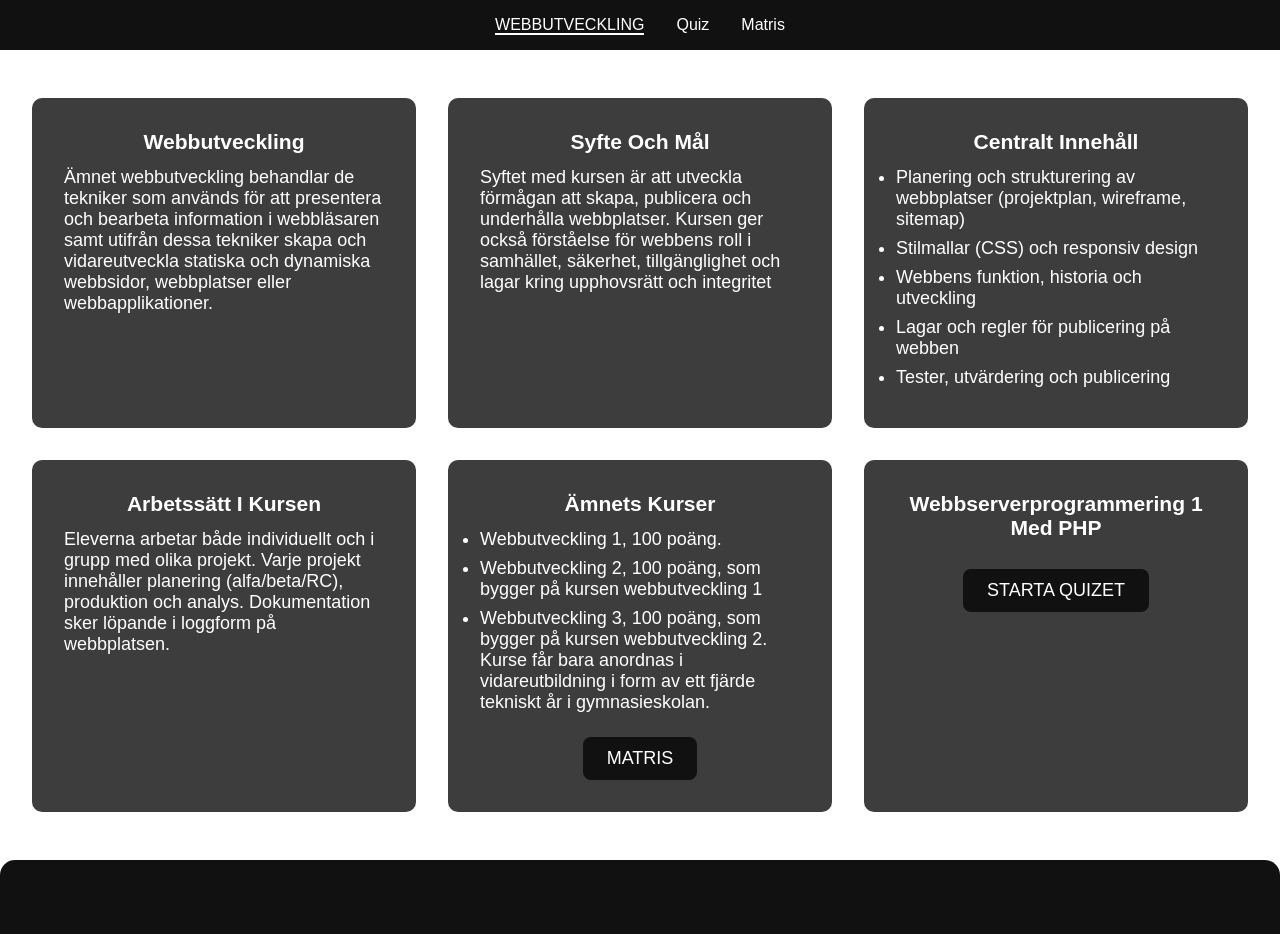
<file: index.html>
<!DOCTYPE html>
<html lang="id">
<head>
  <meta charset="UTF-8">
  <meta name="viewport" content="width=device-width, initial-scale=1.0">
  <title>Fatima</title>
  <link rel="stylesheet" href="css/style.css">
</head>
<body>
    <header class="navbar">
        <nav>
          <ul>
            <li><a href="#" class="active">WEBBUTVECKLING</a></li>
            <li><a href="2.html">Quiz</a></li>
            <li><a href="matris.html">Matris</a></li>
          </ul>
        </nav>
      </header>

  <section class="timeline">
    <div class="timeline-item">
      <h3>Webbutveckling</h3>
      <p>Ämnet webbutveckling behandlar de tekniker som används för att presentera och bearbeta information i webbläsaren samt utifrån dessa tekniker skapa och vidareutveckla statiska och dynamiska webbsidor, webbplatser eller webbapplikationer.</p>
    </div>

    <div class="timeline-item">
      <h3>Syfte Och Mål</h3>
      <p>Syftet med kursen är att utveckla förmågan att skapa, publicera och underhålla webbplatser. Kursen ger också förståelse för webbens roll i samhället, säkerhet, tillgänglighet och lagar kring upphovsrätt och integritet</p>
    </div>

    <div class="timeline-item">
      <h3>Centralt Innehåll</h3>
      <ul>
        <li>Planering och strukturering av webbplatser (projektplan, wireframe, sitemap)</li>
        <li>Stilmallar (CSS) och responsiv design</li>
        <li>Webbens funktion, historia och utveckling</li>
        <li>Lagar och regler för publicering på webben</li>
        <li>Tester, utvärdering och publicering</li>
    </ul>
    </div>

    <div class="timeline-item">
      <h3>Arbetssätt I Kursen</h3>
      <p>Eleverna arbetar både individuellt och i grupp med olika projekt. Varje projekt innehåller planering (alfa/beta/RC), produktion och analys. Dokumentation sker löpande i loggform på webbplatsen.</p>
    </div>

    <div class="timeline-item">
      <h3>Ämnets Kurser</h3>
      <ul>
        <li>Webbutveckling 1, 100 poäng.</li>
        <li>Webbutveckling 2, 100 poäng, som bygger på kursen webbutveckling 1</li>
        <li>Webbutveckling 3, 100 poäng, som bygger på kursen webbutveckling 2. Kurse får bara anordnas i vidareutbildning i form av ett fjärde tekniskt år i gymnasieskolan. </li>
      </ul>
      <a href="matris.html" class="btn">MATRIS</a>
    </div>

    <div class="timeline-item">
      <h3>Webbserverprogrammering 1 Med PHP</h3>
      <a href="2.html" class="btn">STARTA QUIZET</a>
    </div>
  </section>

  <footer>
    <a href="1.html" class="btn"></a>
  </footer>
</body>
</html>
</file>
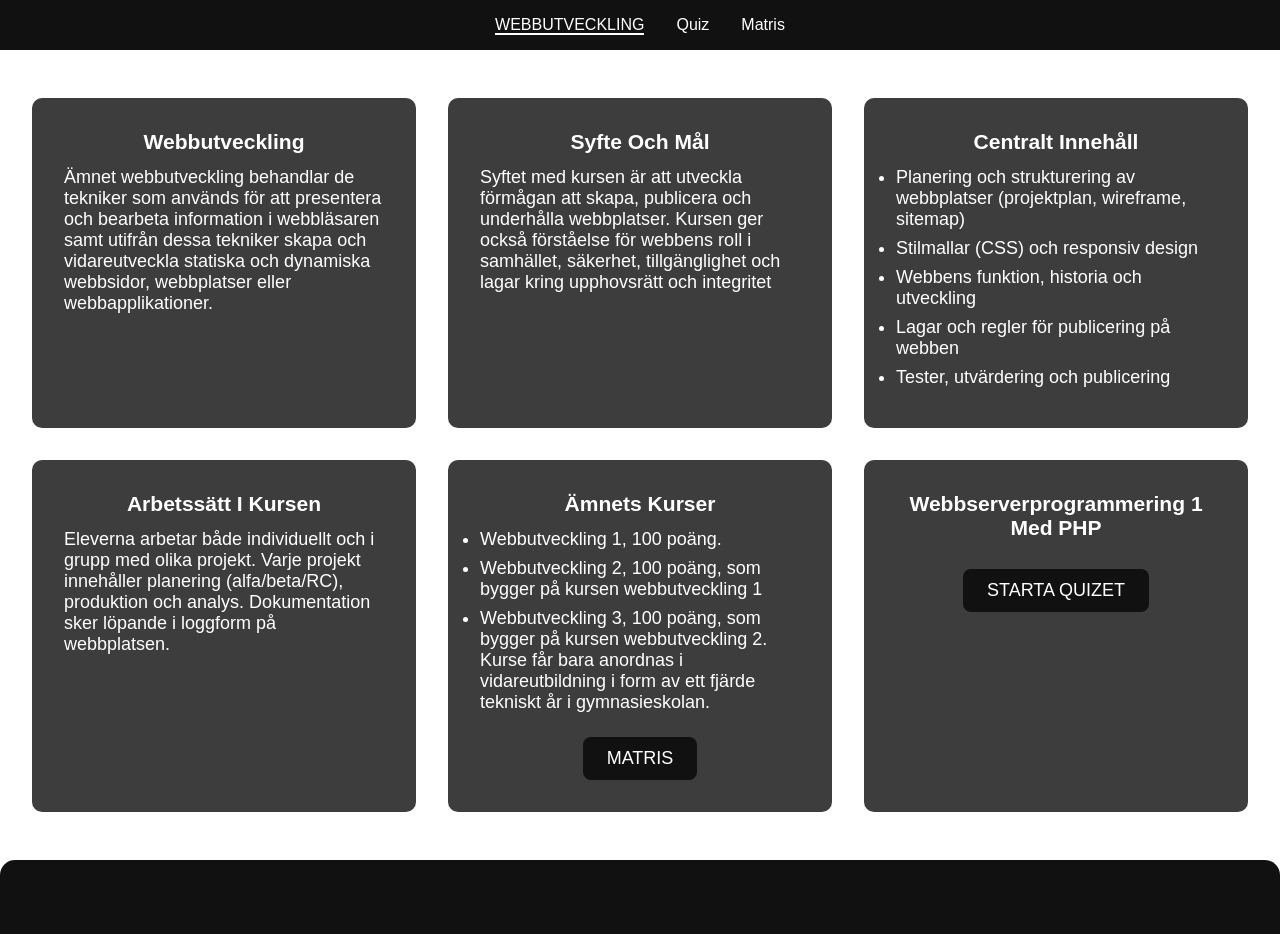
<file: 1.html>
<!DOCTYPE html>
<html lang="id">
<head>
  <meta charset="UTF-8">
  <meta name="viewport" content="width=device-width, initial-scale=1.0">
  <title>Fatima</title>
  <link rel="stylesheet" href="css/style.css">
</head>
<body>
    <header class="navbar">
        <nav>
          <ul>
            <li><a href="#" class="active">WEBBUTVECKLING</a></li>
            <li><a href="2.html">Quiz</a></li>
            <li><a href="matris.html">Matris</a></li>
          </ul>
        </nav>
      </header>

  <section class="timeline">
    <div class="timeline-item">
      <h3>Webbutveckling</h3>
      <p>Ämnet webbutveckling behandlar de tekniker som används för att presentera och bearbeta information i webbläsaren samt utifrån dessa tekniker skapa och vidareutveckla statiska och dynamiska webbsidor, webbplatser eller webbapplikationer.</p>
    </div>

    <div class="timeline-item">
      <h3>Syfte Och Mål</h3>
      <p>Syftet med kursen är att utveckla förmågan att skapa, publicera och underhålla webbplatser. Kursen ger också förståelse för webbens roll i samhället, säkerhet, tillgänglighet och lagar kring upphovsrätt och integritet</p>
    </div>

    <div class="timeline-item">
      <h3>Centralt Innehåll</h3>
      <ul>
        <li>Planering och strukturering av webbplatser (projektplan, wireframe, sitemap)</li>
        <li>Stilmallar (CSS) och responsiv design</li>
        <li>Webbens funktion, historia och utveckling</li>
        <li>Lagar och regler för publicering på webben</li>
        <li>Tester, utvärdering och publicering</li>
    </ul>
    </div>

    <div class="timeline-item">
      <h3>Arbetssätt I Kursen</h3>
      <p>Eleverna arbetar både individuellt och i grupp med olika projekt. Varje projekt innehåller planering (alfa/beta/RC), produktion och analys. Dokumentation sker löpande i loggform på webbplatsen.</p>
    </div>

    <div class="timeline-item">
      <h3>Ämnets Kurser</h3>
      <ul>
        <li>Webbutveckling 1, 100 poäng.</li>
        <li>Webbutveckling 2, 100 poäng, som bygger på kursen webbutveckling 1</li>
        <li>Webbutveckling 3, 100 poäng, som bygger på kursen webbutveckling 2. Kurse får bara anordnas i vidareutbildning i form av ett fjärde tekniskt år i gymnasieskolan. </li>
      </ul>
      <a href="matris.html" class="btn">MATRIS</a>
    </div>

    <div class="timeline-item">
      <h3>Webbserverprogrammering 1 Med PHP</h3>
      <a href="2.html" class="btn">STARTA QUIZET</a>
    </div>
  </section>

  <footer>
    <a href="1.html" class="btn"></a>
  </footer>
</body>
</html>
</file>
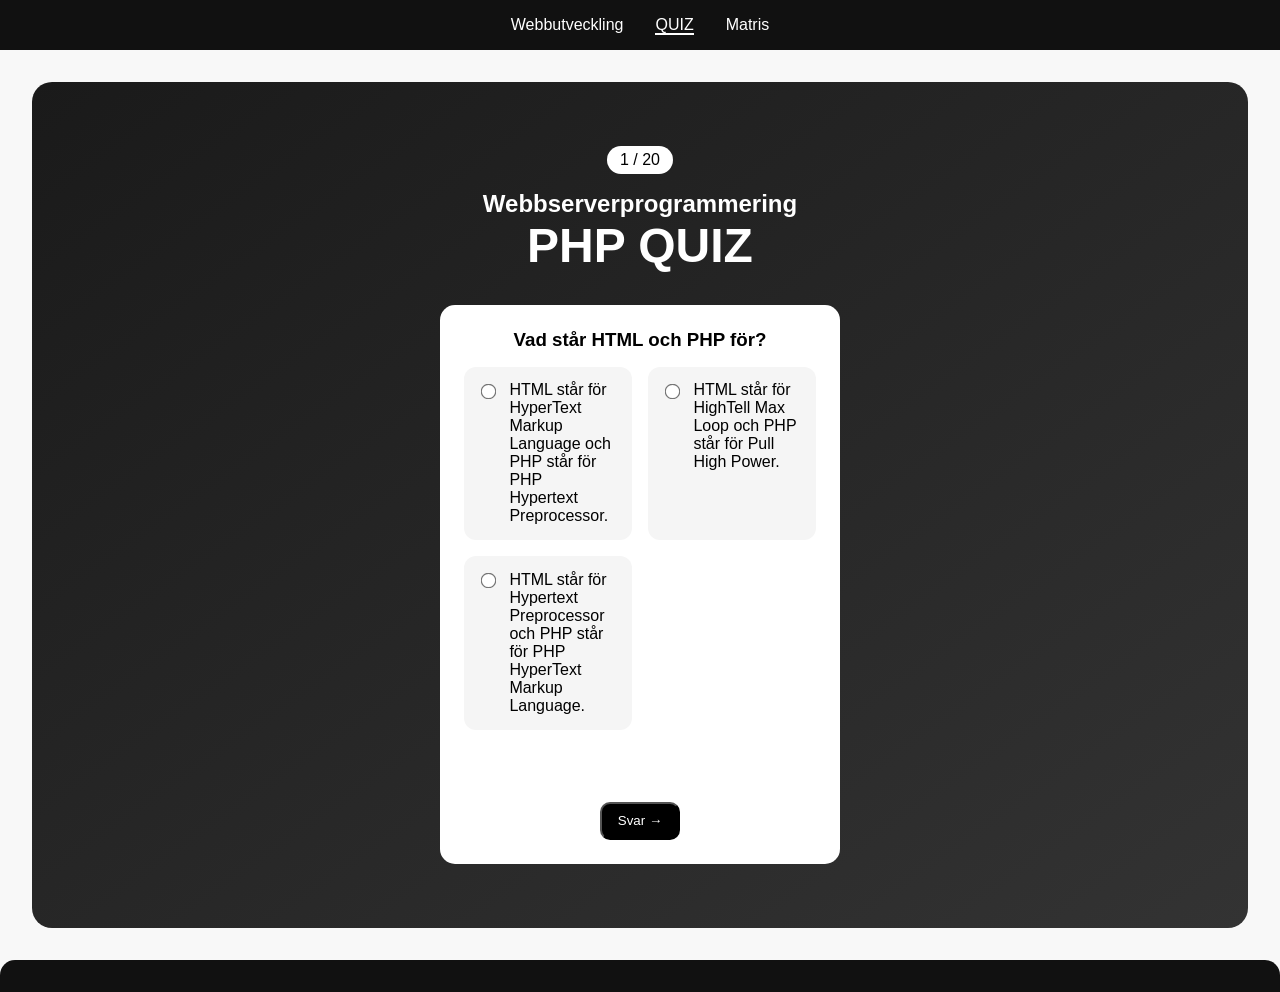
<file: 2.html>
<!DOCTYPE html>
<html lang="id">
<head>
  <meta charset="UTF-8" />
  <meta name="viewport" content="width=device-width, initial-scale=1.0"/>
  <title>Quiz</title>
  <link rel="stylesheet" href="1style.css">
  <style>
    /* css*/
    #quiz-form {
      display: grid;
      grid-template-columns: repeat(auto-fit, minmax(160px, 1fr));
      gap: 1rem;
      width: 100%;
      max-width: 420px;
      margin: 1rem auto;
    }
    .option {
      display: flex;
      align-items: flex-start;
      gap: 0.6rem;
      background: #f5f5f5;
      border: 2px solid transparent;
      border-radius: 12px;
      padding: 0.8rem 1rem;
      transition: all 0.25s ease;
      cursor: pointer;
      text-align: left;
      min-height: 70px;
    }
    .option:hover { border-color: #000; background: #fff; transform: scale(1.02); }
    .option input[type="radio"] { transform: scale(1.2); accent-color: #000; margin-top: 0.2rem; }
    .option.selected { border-color: #000; background: #eaeaea; }
    @media (max-width: 600px) {
      #quiz-form { grid-template-columns: 1fr; }
    }
    .result-text { margin-top: 1rem; font-weight: bold; min-height: 1.5rem; text-align: center; }
    .section-label { display:inline-block; background:#fff;color:#000;padding:0.3rem 0.8rem;border-radius:20px;margin:0 0 1rem 0;}
  </style>
</head>
<body>
  <header class="navbar">
    <nav>
      <ul>
        <li><a href="1.html">Webbutveckling</a></li>
        <li><a href="2.html" class="active">QUIZ</a></li>
        <li><a href="matris.html">Matris</a></li>
      </ul>
    </nav>
  </header>

  <section class="hero">
    <div class="section-label" id="question-number">1 / 20</div>
    <h2>Webbserverprogrammering</h2>

    <div class="hero-content">
      <div class="title">
        <h1>PHP QUIZ</h1>
      </div>

      <!-- QUIZ BOX -->
      <div class="info-box">
        <h3 id="question-title">Loading...</h3>
        <form id="quiz-form"></form>

        <p id="result" class="result-text"></p>

        <div style="display:flex;gap:.5rem;justify-content:center;margin-top:1rem;">
          <button type="button" class="btn" id="submit-btn">Svar →</button>
          <button type="button" class="btn" id="next-btn" style="display:none;">Nästa →</button>
        </div>
      </div>
    </div>
  </section>

  <footer>
    
  </footer>

  <script>
    // Kör scriptet 
    document.addEventListener("DOMContentLoaded", () => {

      const quizData = [
        { question: "Vad står HTML och PHP för?",
          options: [
            "HTML står för HyperText Markup Language och PHP står för PHP Hypertext Preprocessor.",
            "HTML står för HighTell Max Loop och PHP står för Pull High Power.",
            "HTML står för Hypertext Preprocessor och PHP står för PHP HyperText Markup Language."
          ], correct: 0
        },
        { question: "Vad är skillnaden mellan HTML och PHP??",
          options: [
          "HTML används för layout/design och php används för att skapa interaktiva sidor.",
          "HTML används för att visa text, bilder och länkar på en webbsida och php används för att skapa dynamiskt innehåll.",
          "Både HTML och PHP används för att göra interaktiva sidor"
        ], correct: 1
        },
        { question: "Hur skriver du kommentarer i PHP?",
          options: [
            "//",
            "{}",
            ","
          ], correct: 0
        },
        { question: "Vad betyder indentering?",
          options: [
            "Att man lägger till bild",
            "Att man flyttar in rader med mellanslag eller tabbar för att visa vilken kod som hör ihop",
            "Att man skriver in betydelsen "
          ], correct: 1
        },
        { question: "Varför är strftime en enkel funktion att använda för tidsangivelse?",
          options: [
            "Den uppdaterar tiden automatiskt i realtid utan kod",
            "Den är enkel eftersom man kan formatera datum och tid med tydliga formatkoder",
            "Den översätter datum till alla språk automatiskt utan inställningar"
          ], correct: 1
        },
        { question: "Hur ställer du in tidszon för New York?",
          options: [
            "timezone = New_York",
            "Man ändrar klockan i BIOS så PHP följer New York-tid automatiskt.",
            "America/New_York"
          ], correct: 2
        },
        { question: "Vad menas med <?=$foo ?>=?",
          options: [
            "Kort form som betyder värdet av variabeln skrivs direkt i html.",
            "Lång form som betyder värdet av variabeln skrivs direkt i html.",
            "Betyder Enkla värde"
          ], correct: 0
        },
        { question: "Vad är motsatsen till skalära värden?",
          options: [
            "Integer, Float, String och boolean",
            "Array, Object och Resources",
            "Null"
          ], correct: 1
        },
        { question: "Vad skiljer en variabel från en konstant?",
          options: [
            "Variabel kan inte ändras och konstant är ett fast värde",
            "Variabel kan ändras och konstant är ett lös värde",
            "Variabel kan ändras och konstant är ett fast värde"
          ], correct: 2
        },
        { question: "Hur funkar $foo = $bar = ”Hej”;",
          options: [
            "Tilldelningen sker från höger till vänster så både variabeln får värdet “hej”",
            "Tilldelningen sker från vänster till höger så en variabeln får värdet “hej”",
            "Tilldelningen sker inte så både variabeln får värdet “hej”"
          ], correct: 0
        },
        { question: "Vem uppfann första versionen av PHP och när gjordes det?",
          options: [
            "Den introducerade år 2003 av Ramiro Rajs",
            "Den introducerade år 1987 av Rasmus Lerdorf",
            "Den introducerade år 1992 av Rasmus Lerdorf"
          ], correct: 2
        },
        { question: "Vad är en page-controller?",
          options: [
            "En server som bara skickar filer utan att bearbeta logik",
            "En databas som lagrar användardatan",
            "En page-controller är en controller som hanterar logiken för en specifik webbsida."
          ], correct: 2
        },
        { question: " Vad är Apache?",
          options: [
            "En populär webbserver som hanterar HTTP-förfrågningar",
            "Ett programmeringsspråk för mobilappar",
            "En typ av databas för att lagra användarinformation"
          ], correct: 0
        },
        { question: "Vad menas med cachning på klientsidan?",
          options: [
            "Att webbläsaren sparar kopior av resurser lokalt för snabbare laddning",
            "Att servern skickar alla filer på nytt varje gång sidan öppnas",
            "Att webbplatsen raderar all användardata från datorn"
          ], correct: 0
        },
        { question: "I den array som definieras så här: array(1, 2, 3) , vad har det tredje värdet för index?",
          options: [
            "3, pga den börjar med 1",
            "2, pga den börjar med 0",
            "4 pga den börjar med 2"
          ], correct: 1
        },
        { question: "Nämn en sak som utmärker arrayer i PHP som inte garanterat finns i andra programmeringsspråk.",
          options: [
            "De kan automatiskt sortera sig själva i alfabetisk ordning utan kod",
            "De kan bara innehålla siffror",
            "Dynamisk längd, associativa arrayer."
          ], correct: 2
        },
        { question: "Vad är MariaDB?",
          options: [
            "Ett programmeringsspråk för webbsidor",
            "Ett relationsdatabashanteringssystem (RDBMS)",
            "En typ av webbserver som hanterar HTTP-förfrågningar"
          ], correct: 1
        },
        { question: "Vad är XAMPP?",
          options: [
            "Ett programmeringsspråk för mobilappar",
            "Ett paket som innehåller Apache, MySQL/MariaDB, PHP och Perl för att köra en lokal webbserver",
            "Ett molnbaserat lagringssystem för filer"
          ], correct: 1
        },
        { question: "Vilken kom ut först, MariaDB eller MySQL",
          options: [
            "MySQL",
            "MariaDB",
            "Både kom ut tillsammans"
          ], correct: 0
        },
        { question: "I den array som definieras så här: array(1, 2 0> 2, 3), vad har de tre värdena för index?",
          options: [
            "[3=>4,1=>2,4=>3]",
            "[0=>1,2=>2,3=>3]",
            "[1=>2,3=>4,4=>5]"
          ], correct: 2
        }
      ];

      // DOM-elementreferenser
      const questionNumber = document.getElementById("question-number");
      const questionTitle = document.getElementById("question-title");
      const quizForm = document.getElementById("quiz-form");
      const result = document.getElementById("result");
      const submitBtn = document.getElementById("submit-btn");
      const nextBtn = document.getElementById("next-btn");

      let currentQuestion = 0;
      let score = 0;

      // Ladda en fråga
      function loadQuestion() {
        const q = quizData[currentQuestion];
        questionNumber.textContent = `${currentQuestion + 1} / ${quizData.length}`;
        questionTitle.textContent = q.question;
        quizForm.innerHTML = "";

        q.options.forEach((opt, index) => {
          const label = document.createElement("label");
          label.classList.add("option");
          label.innerHTML = `
            <input type="radio" name="answer" value="${index}">
            <div style="padding-left:.3rem;">${opt}</div>
          `;
          quizForm.appendChild(label);
        });

        result.textContent = "";
        submitBtn.style.display = "inline-block";
        nextBtn.style.display = "none";
      }

      // Visuell markering när ett alternativ väljs
      quizForm.addEventListener("change", (e) => {
        document.querySelectorAll(".option").forEach(opt => opt.classList.remove("selected"));
        const opt = e.target.closest(".option");
        if (opt) opt.classList.add("selected");
      });

      // Svara-knappen
      submitBtn.addEventListener("click", () => {
        const selected = document.querySelector("input[name='answer']:checked");
        if (!selected) {
          result.textContent = "❗ Vänligen välj ett svar först.";
          result.style.color = "orange";
          return;
        }

        const answer = parseInt(selected.value, 10);
        const correct = quizData[currentQuestion].correct;

        if (answer === correct) {
          result.textContent = "✅ RÄTT!";
          result.style.color = "green";
          score++;
        } else {
          result.textContent = `❌ FEL. Svar: \"${quizData[currentQuestion].options[correct]}\".`;
          result.style.color = "red";
        }

        submitBtn.style.display = "none";
        nextBtn.style.display = "inline-block";
      });

      // Nästa-knappen
      nextBtn.addEventListener("click", () => {
        currentQuestion++;
        if (currentQuestion < quizData.length) {
          loadQuestion();
        } else {
          questionTitle.textContent = "🎉 KLAR!";
          quizForm.innerHTML = "";
          result.textContent = `Resultat: ${score} Av ${quizData.length} frågor.`;
          nextBtn.style.display = "none";
          questionNumber.textContent = "Resultat 🎯";
        }
      });

      // Starta quizet
      loadQuestion();
    });
  </script>
</body>
</html>
</file>
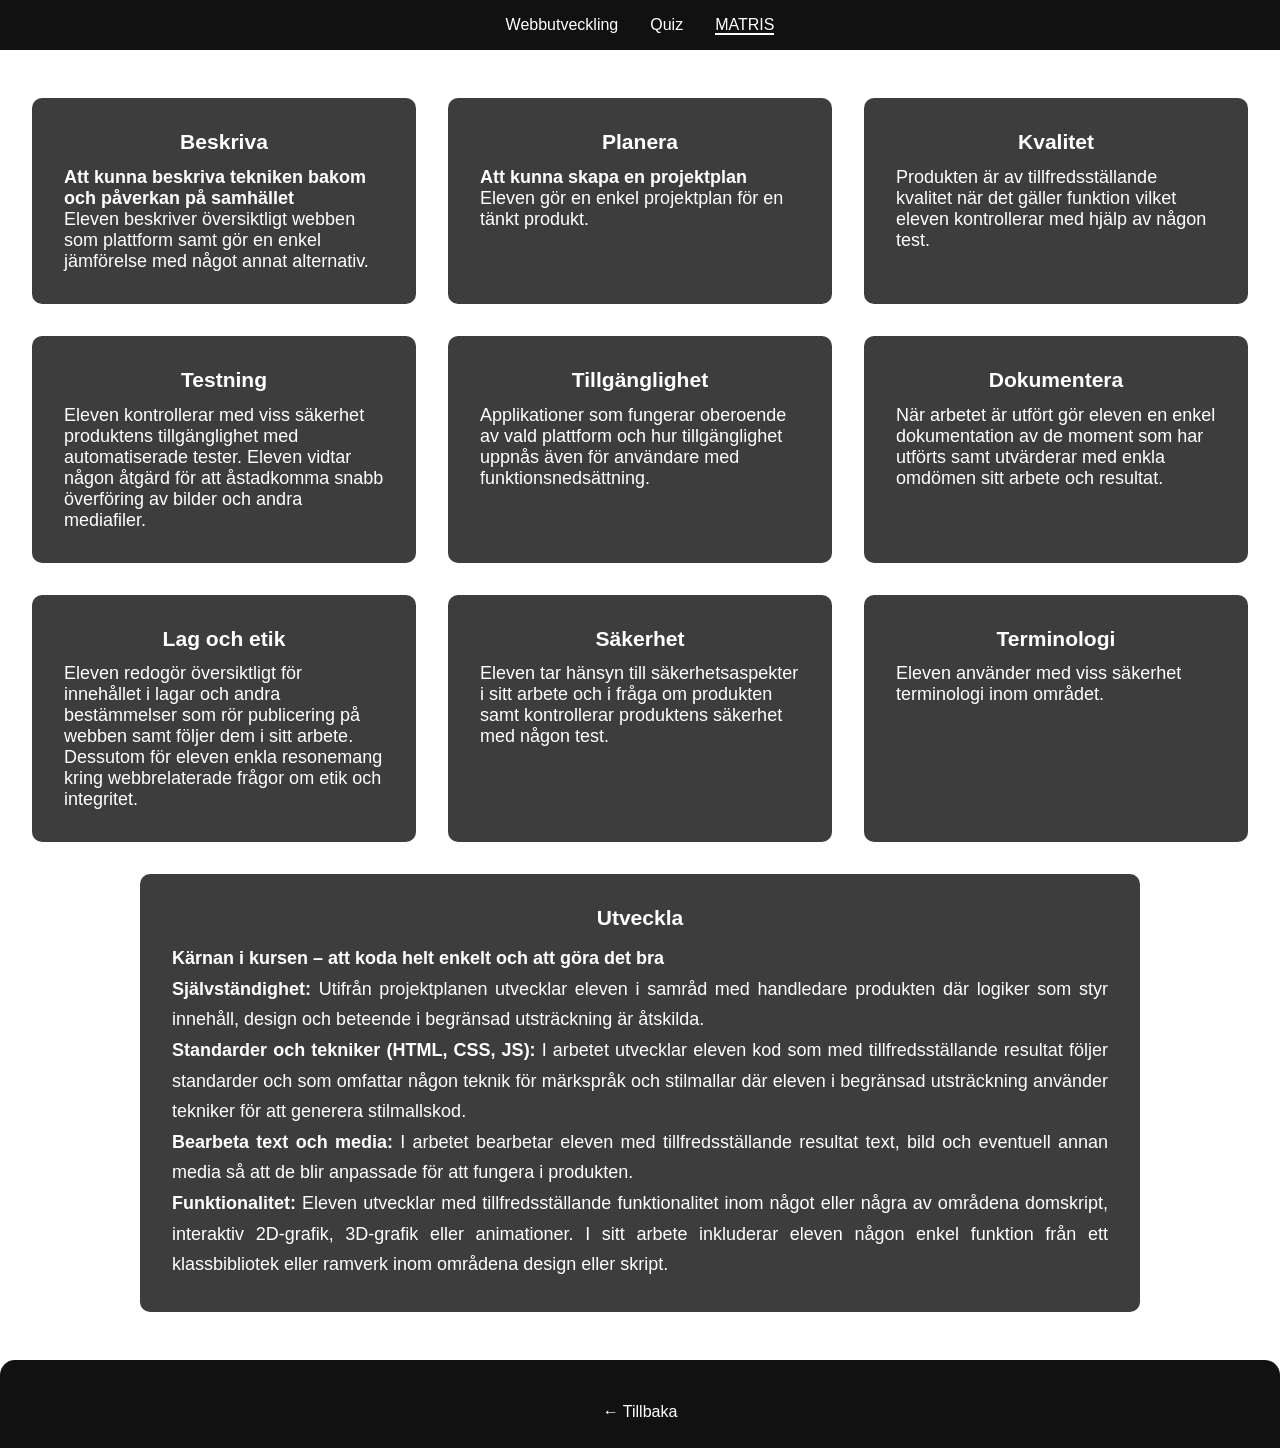
<file: matris.html>
<!DOCTYPE html>
<html lang="sv">
<head>
  <meta charset="UTF-8">
  <meta name="viewport" content="width=device-width, initial-scale=1.0">
  <title>Matris</title>
  <link rel="stylesheet" href="css/style.css">
</head>
<body>
  <header class="navbar">
    <nav>
      <ul>
        <li><a href="1.html">Webbutveckling</a></li>
        <li><a href="2.html">Quiz</a></li>
        <li><a href="#" class="active">MATRIS</a></li>
      </ul>
    </nav>
  </header>

  <section class="timeline">

    <div class="timeline-item">
      <h3>Beskriva</h3>
      <p><strong>Att kunna beskriva tekniken bakom och påverkan på samhället</strong></p>
      <p>Eleven beskriver översiktligt webben som plattform samt gör en enkel jämförelse med något annat alternativ.</p>
    </div>

    <div class="timeline-item">
      <h3>Planera</h3>
      <p><strong>Att kunna skapa en projektplan</strong></p>
      <p>Eleven gör en enkel projektplan för en tänkt produkt.</p>
    </div>

    <div class="timeline-item">
      <h3>Kvalitet</h3>
      <p>Produkten är av tillfredsställande kvalitet när det gäller funktion vilket eleven kontrollerar med hjälp av någon test.</p>
    </div>

    <div class="timeline-item">
      <h3>Testning</h3>
      <p>Eleven kontrollerar med viss säkerhet produktens tillgänglighet med automatiserade tester. Eleven vidtar någon åtgärd för att åstadkomma snabb överföring av bilder och andra mediafiler.</p>
    </div>

    <div class="timeline-item">
      <h3>Tillgänglighet</h3>
      <p>Applikationer som fungerar oberoende av vald plattform och hur tillgänglighet uppnås även för användare med funktionsnedsättning.</p>
    </div>

    <div class="timeline-item">
      <h3>Dokumentera</h3>
      <p>När arbetet är utfört gör eleven en enkel dokumentation av de moment som har utförts samt utvärderar med enkla omdömen sitt arbete och resultat.</p>
    </div>

    <div class="timeline-item">
      <h3>Lag och etik</h3>
      <p>Eleven redogör översiktligt för innehållet i lagar och andra bestämmelser som rör publicering på webben samt följer dem i sitt arbete. Dessutom för eleven enkla resonemang kring webbrelaterade frågor om etik och integritet.</p>
    </div>

    <div class="timeline-item">
      <h3>Säkerhet</h3>
      <p>Eleven tar hänsyn till säkerhetsaspekter i sitt arbete och i fråga om produkten samt kontrollerar produktens säkerhet med någon test.</p>
    </div>

    <div class="timeline-item">
      <h3>Terminologi</h3>
      <p>Eleven använder med viss säkerhet terminologi inom området.</p>
    </div>

<div class="timeline-item utveckla">
  <h3>Utveckla</h3>
  <p><strong>Kärnan i kursen – att koda helt enkelt och att göra det bra</strong></p>
  <p><strong>Självständighet:</strong> Utifrån projektplanen utvecklar eleven i samråd med handledare produkten där logiker som styr innehåll, design och beteende i begränsad utsträckning är åtskilda.</p>
  <p><strong>Standarder och tekniker (HTML, CSS, JS):</strong> I arbetet utvecklar eleven kod som med tillfredsställande resultat följer standarder och som omfattar någon teknik för märkspråk och stilmallar där eleven i begränsad utsträckning använder tekniker för att generera stilmallskod.</p>
  <p><strong>Bearbeta text och media:</strong> I arbetet bearbetar eleven med tillfredsställande resultat text, bild och eventuell annan media så att de blir anpassade för att fungera i produkten.</p>
  <p><strong>Funktionalitet:</strong> Eleven utvecklar med tillfredsställande funktionalitet inom något eller några av områdena domskript, interaktiv 2D-grafik, 3D-grafik eller animationer. I sitt arbete inkluderar eleven någon enkel funktion från ett klassbibliotek eller ramverk inom områdena design eller skript.</p>
</div>

  </section>

  <footer>
    <a href="1.html" class="btn">← Tillbaka</a>
  </footer>
</body>
</html>
</file>
<file: css/style.css>
* {
  margin: 0;
  padding: 0;
  box-sizing: border-box;
  font-family: 'Poppins', sans-serif;
}

body {
  background-color: #ffffff;
  color: #ffffff;
}

.navbar {
  background: #111;
  padding: 1rem;
}

.navbar ul {
  display: flex;
  justify-content: center;
  gap: 2rem;
  list-style: none;
}

.navbar a {
  color: #fff;
  text-decoration: none;
  font-weight: 500;
}

.navbar a.active {
  border-bottom: 2px solid #fff;
}


.timeline {
  display: grid;
  grid-template-columns: repeat(auto-fit, minmax(300px, 1fr));
  gap: 2rem;
  padding: 3rem 2rem;
  background: #ffffff;
  justify-items: center;      /* centrerar varje ruta i sin kolumn */
  justify-content: center;    /* centrerar hela gridblocket på sidan */
  max-width: 1300px;          /* begränsar totalbredden */
  margin: 0 auto;             /* centrerar tidslinjen på sidan */
}

.timeline-item {
  background: #3d3d3d;
  padding: 2rem;
  border-radius: 10px;
  color: #fff;
  font-size: 18px;
  width: 100%;
  max-width: 400px;
  text-align: center;
}

.timeline-item p {
  text-align: left; /* vänsterjusterad text */
}
/* Rubrik och listor */
.timeline-item h3 {
  margin-bottom: 0.8rem;
  text-align: center;
}

.timeline-item ul {
  text-align: left;
  display: inline-block;
  margin: 0 auto;
  list-style-position: outside;
}

.timeline-item li {
  margin-bottom: 0.5rem;
}


footer {
  text-align: center;
  padding: 1rem;
  background: #111;
  color: #fff;
  border-top-left-radius: 15px;
  border-top-right-radius: 15px;
}

.btn {
  display: inline-block;
  margin-top: 1rem;
  padding: 0.7rem 1.5rem;
  background: #111;
  color: #fff;
  text-decoration: none;
  border-radius: 8px;
  font-weight: 500;
  transition: background 0.2s ease;
  
}

.btn:hover {
  background: #333;
}

/* "Utveckla"-kortet bredare och vänsterjusterat */
.timeline-item.utveckla {
  grid-column: 1 / -1;         /* kortet ta hela radens bredd */
  max-width: 1000px;           /* bredare än de andra */
  text-align: left;            /* vänsterjustera texten */
}

.timeline-item.utveckla p {
  text-align: justify;         /* texten fyller hela bredden fint */
  line-height: 1.7;            /* radavstånd för läsbarhet */
}
</file>
<file: 1style.css>
* {
  margin: 0;
  padding: 0;
  box-sizing: border-box;
  font-family: 'Poppins', sans-serif;
}

body {
  background-color: #f8f8f8;
  color: #111;
}

/* Navbar */
.navbar {
  background: #111;
  padding: 1rem;
}
.navbar ul {
  display: flex;
  justify-content: center;
  gap: 2rem;
  list-style: none;
}
.navbar a {
  color: #fff;
  text-decoration: none;
  font-weight: 500;
}
.navbar a.active {
  border-bottom: 2px solid #fff;
}

/* Hero Section */
.hero {
  text-align: center;
  padding: 4rem 2rem;
  background: linear-gradient(145deg, #1a1a1a, #333);
  color: #fff;
  border-radius: 20px;
  margin: 2rem;
}
.section-label {
  background: #fff;
  color: #000;
  display: inline-block;
  padding: 0.3rem 0.8rem;
  border-radius: 20px;
  margin-bottom: 1rem;
}
.hero-content {
  display: flex;
  flex-direction: column;
  align-items: center;
}
.title h1 {
  font-size: 3rem;
}
.tag {
  background: #fff;
  color: #000;
  padding: 0.2rem 0.6rem;
  border-radius: 5px;
  font-weight: bold;
}
.info-box {
  background: #fff;
  color: #000;
  padding: 1.5rem;
  border-radius: 15px;
  margin-top: 2rem;
  max-width: 400px;
}
.btn {
  display: inline-block;
  margin-top: 1rem;
  padding: 0.6rem 1rem;
  background: #000;
  color: #fff;
  text-decoration: none;
  border-radius: 10px;
}

/* Timeline Section */
.timeline {
  padding: 3rem 2rem;
  background: #fff;
}
.timeline-item {
  background: #eee;
  margin: 1rem auto;
  padding: 1rem 1.5rem;
  border-radius: 10px;
  max-width: 600px;
}
.timeline-item h3 {
  margin-bottom: 0.5rem;
}

/* Footer */
footer {
  text-align: center;
  padding: 1rem;
  background: #111;
  color: #fff;
  border-top-left-radius: 15px;
  border-top-right-radius: 15px;
}

/* QUIZ STYLE — med kolumner */
#quiz-form {
  display: grid;
  grid-template-columns: repeat(auto-fit, minmax(160px, 1fr));
  gap: 1rem;
  width: 100%;
  max-width: 420px;
  margin: 1rem auto;
}

.option {
  display: flex;
  align-items: flex-start;
  gap: 0.6rem;
  background: #f3ecec;
  border: 2px solid transparent;
  border-radius: 12px;
  padding: 0.8rem 1rem;
  transition: all 0.25s ease;
  cursor: pointer;
  text-align: left;
  min-height: 80px;
}

.option:hover {
  border-color: #000;
  background: #fff;
  transform: scale(1.02);
}

.option input[type="radio"] {
  transform: scale(1.2);
  accent-color: #000;
  cursor: pointer;
  margin-top: 0.3rem;
}

.option.selected {
  border-color: #000;
  background: #ebebeb;
}

.result-text {
  margin-top: 1rem;
  font-weight: bold;
  min-height: 1.5rem;
}

/* Anpassa layouten för mindre skärmar */
@media (max-width: 600px) {
  #quiz-form {
    grid-template-columns: 1fr;
  }
}

.option div {
  word-break: break-word;
  white-space: normal;
}

#quiz-form {
  display: grid;
  grid-template-columns: repeat(auto-fit, minmax(220px, 1fr));
  gap: 1rem;
}
</file>
